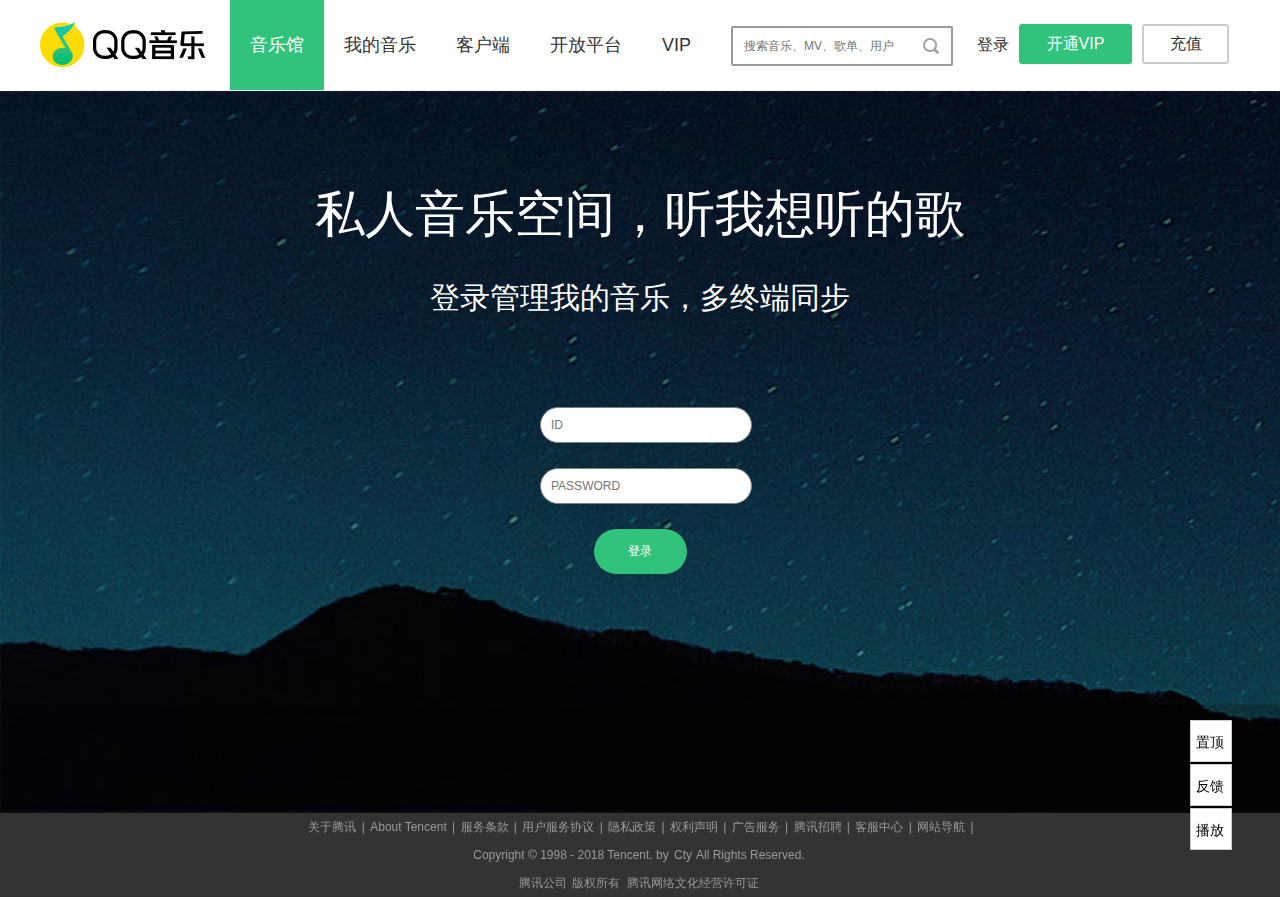
<file: index.html>
<!DOCTYPE html>
<html lang="en">
<head>
    <meta charset="UTF-8">
    <meta http-equiv="X-UA-Compatible" content="IE=edge">
    <meta name="viewport" content="width=device-width, initial-scale=1.0">
    <title>Login</title>
    <link rel="stylesheet" href="css/Home_page.css">
    <link rel="short icon" href="images/QQm.jpg">
    <style>
        a, p {
            font-family: 'Roboto Condensed', sans-serif;
        }
        .content {
            background-image: url(../images/bg_profile.bd497b5a.jpg);
            background-size: cover;
            width: 100%;
            height: 722px;
            margin: 0 auto;
        }
        .back {
            display: block;
            height: 130px;
            width: 200px;
            margin-top: 70px;
            background-color:rgba(fff,0,0,0.5);
            text-align: center;
        }
        input{
            border: 1px solid #808080;
            font-size: 12px;
            text-transform: uppercase;
        }
        input[id="id"],input[id="psw"] {
            margin-bottom: 25px;
            width: 100%;
            border-radius: 20px;
            padding: 10px 0;
            padding-left: 10px;
        }
        input[type="button"] {
            background-color: #31c27c;
            border: none;
            color: #fff;
            height: 45px;
            width: 100%;
            max-width: 93px;
            border-radius: 50px;
            text-align: center;
        }
        #slogen1{
            text-align: center;
            width: 100%;
            color: white;
            font-family: "微软雅黑";
            font-weight: lighter;
            font-size: 50px;
        }
        #slogen2{
            text-align: center;
            color: white;
            margin-top: 30px;
            font-family: "微软雅黑";
            font-weight: lighter;
            font-size: 30px;
        }
    </style>
    <script type="text/javascript">
        function sub() {
            var num1 = document.getElementById("id").value;
            var num2 = document.getElementById("psw").value;
            if(num1!=""&&num2!=""){
                window.location="Home_Page.html";
            }
            else{
                alert("输入的ID或密码为空，请重新输入！");
            }
        }
        function Please_Login(){
            alert("登录即可享受私人音乐空间！");
        }
    </script>
</head>
<body>
    <div class="Home_wrap">
    <!------------------------------- 头部导航栏 ------------------------------------>
        <div class="header">
            <div class="nav_inner">
                <div class="nav_top">
                    <h1 class="logo">
                        <a href="#"><img src="images/logo.png" alt="" /></a>
                    </h1>
                    <ul class="top_nav_item">
                        <li><a href="#" class="current" title ="音乐馆">音乐馆</a></li>
                        <li><a title="我的音乐" onclick="Please_Login()">我的音乐</a></li>
                        <li><a href="https://y.qq.com/download/index.html" target="_blank" title="客户端">客户端</a></li>
                        <li><a href="https://y.qq.com/artists" target="_blank" title="开放平台">开放平台</a></li>
                        <li><a href="https://y.qq.com/portal/vipportal/index.html" target="_blank" title="VIP">VIP</a></li>
                    </ul>
                    <div class="search">
                        <div class="search_input">
                            <input type="text" placeholder="搜索音乐、MV、歌单、用户" />
                            <a onclick="Please_Login()">
                                <img class="find" src="./images/search.png" alt="搜索">
                            </a>
                        </div>
                        <i></i>
                    </div>
                    <div class="header_buttons">
                        <div class="sumbit"><a href="#">登录</a></div>
                        <div class="start"><a onclick="Please_Login()">开通VIP</a></div>
                        <div class="pay"><a onclick="Please_Login()">充值</a></div>
                    </div>
                </div>
            </div>
        </div>
    <!------------------------------- 主体内容 ---------------------------------------->
        <div class="content">
            <br><br><br><br><br>
            <div id="slogen1"><p>私人音乐空间，听我想听的歌</p></div>
            <div id="slogen2"><p>登录管理我的音乐，多终端同步</p></div>
            <br>
            <div class="back">
                <form>
                    <input id="id" type="text" placeholder="ID" value="">
                    <input id="psw" type="password" placeholder="Password" value="">
                    <input type="button" value="登录" onclick="sub()">
                </form>
            </div>
        </div>
    <!-- -------------------------------- 尾部 ----------------------------------------->
        <div class="footer">
            <div class="nav_inner">
                <div class="footer_copyright">
                    <p>
                        <a href="#">关于腾讯</a> |
                        <a href="#">About Tencent</a> |
                        <a href="#">服务条款</a> |
                        <a href="#">用户服务协议</a> |
                        <a href="#">隐私政策</a> |
                        <a href="#">权利声明</a> |
                        <a href="#">广告服务</a> |
                        <a href="#">腾讯招聘</a> |
                        <a href="#">客服中心</a> |
                        <a href="#">网站导航</a> |
                    </p>
                    <p>Copyright © 1998 - 2018 Tencent. by <a href="#">Cty</a><a href="#">All Rights Reserved.</a></p>
                    <p>腾讯公司 
                        <a href="#">版权所有</a>
                        <a href="#">腾讯网络文化经营许可证</a>
                    </p>
                </div>
            </div>
        </div>
    <!----------------------------------- 右侧反馈条 ---------------------------------------->
        <div class="feedback">
            <a href="#" class="up"><span>置顶</span></a>
            <a href="#" class="information"><span>反馈</span></a>
            <a href="#" class="down"><span>播放</span></a>
        </div>
    </div>
</body>
</html>
</file>
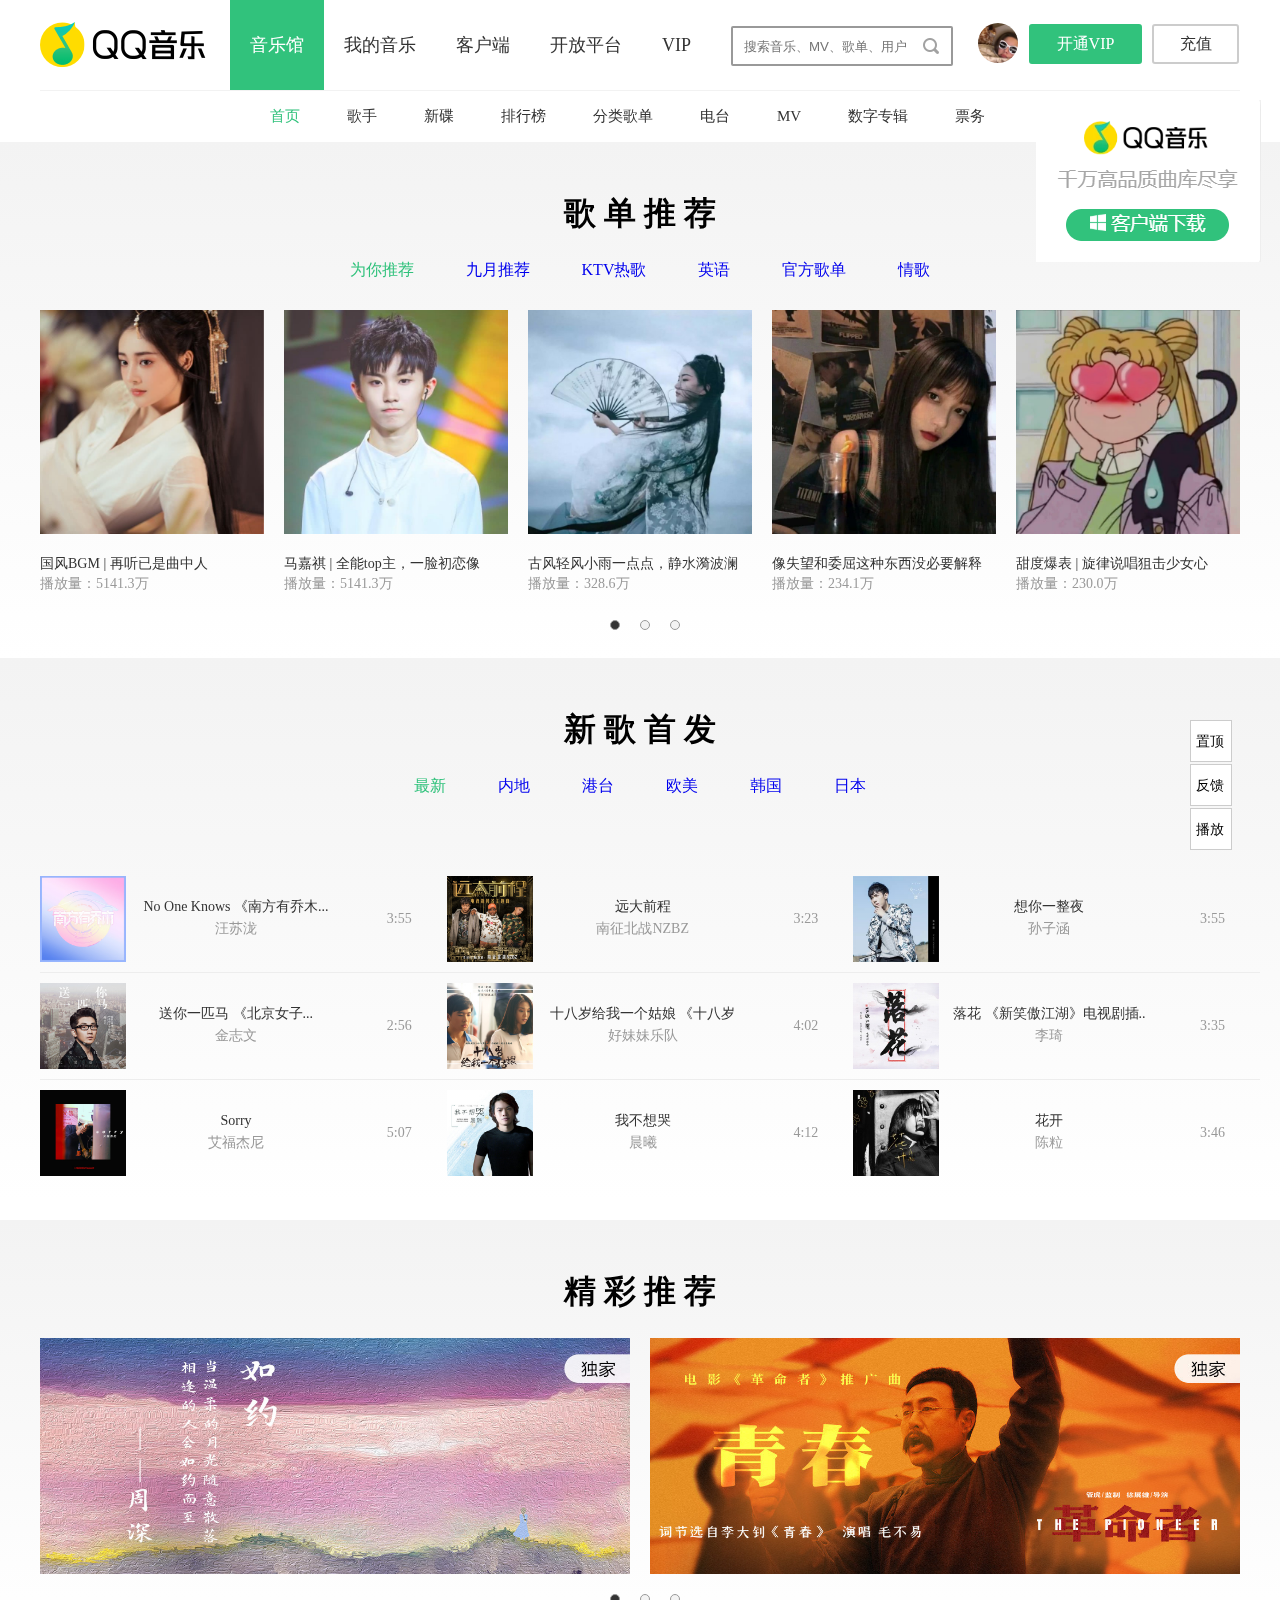
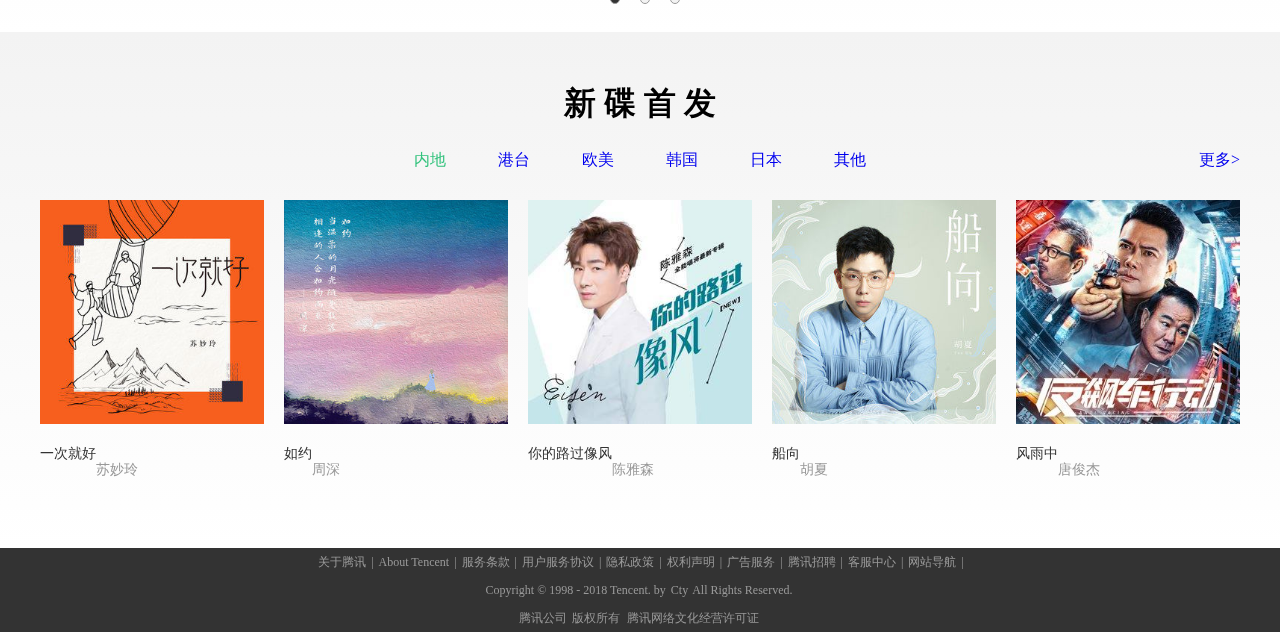
<file: Home_Page.html>
<!DOCTYPE html>
<html lang="en">
<head>
    <meta charset="UTF-8">
    <meta http-equiv="X-UA-Compatible" content="IE=edge">
    <meta http-equiv="Content-Language" content="zh-cn">
    <meta name="viewport" content="width=device-width, initial-scale=1.0">
    <meta name="theme-color" content="#31c27c">
    <link rel="short icon" href="images/QQm.jpg"><!-- 网页图标 -->
    <link rel="stylesheet" href="css/Home_page.css">
    <title>QQ音乐-音乐馆</title>
    <script type="text/javascript" src="js/Home_page.js"></script>
    <script type="text/javascript" src="js/Event_recomment_lbt.js"></script>
    <script type="text/javascript" src="js/Hot_song_list_lbt.js"></script>
</head>
<body>
    <div class="Home_wrap">
    <!------------------------------------ 导航栏 ------------------------------------->
        <div class="header">
            <div class="nav_inner">
                <div class="nav_top">
                    <h1 class="logo">
                        <a href="#"><img src="images/logo.png" alt="" /></a>
                    </h1>
                    <ul class="top_nav_item">
                        <li><a href="#" class="current" title ="音乐馆">音乐馆</a></li>
                        <li><a href="Personal_Page.html" title="我的音乐">我的音乐</a></li>
                        <li><a href="https://y.qq.com/download/index.html" target="_blank" title="客户端">客户端</a></li>
                        <li><a href="https://y.qq.com/artists" target="_blank" title="开放平台">开放平台</a></li>
                        <li><a href="https://y.qq.com/portal/vipportal/index.html" target="_blank" title="VIP">VIP</a></li>
                    </ul>
                    <div class="search">
                        <div class="search_input">
                            <input type="text" id="search_txt" placeholder="搜索音乐、MV、歌单、用户" />
                            <a onclick="Search()">
                                <img class="find" src="./images/search.png" alt="搜索">
                            </a>
                        </div>
                        <i></i>
                    </div>
                    <div class="header_buttons">
                        <div class="sumbit">
                            <a href="Personal_Page.html"><img src="images/touxiang.jpg" alt=""></a>
                        </div>
                        <div class="start"><a href="#">开通VIP</a></div>
                        <div class="pay"><a href="#">充值</a></div>
                    </div>
                </div>
                <ul class="nav_bottom">
                    <li> <a class="current" href="#">首页</a> </li>
                    <li> <a href="https://y.qq.com/n/ryqq/singer_list">歌手</a> </li>
                    <li> <a href="https://y.qq.com/n/ryqq/album">新碟</a> </li>
                    <li> <a href="https://y.qq.com/n/ryqq/toplist/4">排行榜</a> </li>
                    <li> <a href="https://y.qq.com/n/ryqq/category">分类歌单</a> </li>
                    <li> <a href="https://y.qq.com/portal/radio.html" target="_blank">电台</a> </li>
                    <li> <a href="https://y.qq.com/n/ryqq/mvList">MV</a> </li>
                    <li> <a href="https://y.qq.com/n/ryqq/album_mall">数字专辑</a> </li>
                    <li> <a href="https://y.qq.com/portal/piao_wu.html" target="_blank">票务</a> </li>
                </ul>
            </div>
        </div>

    <!----------------------------------------- 歌单推荐 ------------------------------------->
        <div class="Hot_song_list">
            <div class="slide_action">
                <!-- 轮播图效果 -->
                <a href="javascript:;" id="Hot_song_list_prev" class="arrow prev">&lt;</a>
                <a href="javascript:;" id="Hot_song_list_next" class="arrow next">&gt;</a>
            </div>
            <div class="nav_inner">
                <div class="index_title"><!--索引标题-->
                    <h2>歌  单  推  荐</h2>
                </div>
                <div class="index_tab"><!--主索引的分支索引-->
                    <a href="#" class="current">为你推荐</a>
                    <a href="#">九月推荐</a>
                    <a href="#">KTV热歌</a>
                    <a href="#">英语</a>
                    <a href="#">官方歌单</a>
                    <a href="#">情歌</a>
                </div>
                <div class="Slide_inner" id="hot_song_list">
                    <!-----轮播图的内容  总5个块，其中真实块3个，2个用于虚假代理，下一个轮播图同理--------->
                    <div class="playlist" id="playlist" style="left: -1220px;">
                        <ul>
                            <!-- 3 -->
                            <li class="playlist_item">
                                <div class="playlist_item_box">
                                    <div class="playlist_cover">
                                        <a href="https://y.qq.com/n/ryqq/playlist/7713574197"> <img src="images/21.jpg" alt=""></a>
                                    </div>
                                    <span class="playlist_title">
                                        <a href="https://y.qq.com/n/ryqq/playlist/7713574197">国风BGM | 再听已是曲中人</a>
                                    </span>
                                    <div class="playlist_other">播放量：5141.3万</div>
                                </div>
                            </li>
                            <li class="playlist_item">
                                <div class="playlist_item_box">
                                    <div class="playlist_cover">
                                        <a href="https://y.qq.com/n/ryqq/playlist/7752154812"> <img src="images/22.jpg" alt=""></a>
                                    </div>
                                    <span class="playlist_title">
                                        <a href="https://y.qq.com/n/ryqq/playlist/7752154812">马嘉祺 | 全能top主，一脸初恋像</a>
                                    </span>
                                    <div class="playlist_other">播放量：5141.3万</div>
                                </div>
                            </li>
                            <li class="playlist_item">
                                <div class="playlist_item_box">
                                    <div class="playlist_cover">
                                        <a href="https://y.qq.com/n/ryqq/playlist/7309085056"> <img src="images/23.jpg" alt=""></a>
                                    </div>
                                    <span class="playlist_title">
                                        <a href="https://y.qq.com/n/ryqq/playlist/7309085056">古风轻风小雨一点点，静水漪波澜</a>
                                    </span>
                                    <div class="playlist_other">播放量：328.6万</div>
                                </div>
                            </li>
                            <li class="playlist_item">
                                <div class="playlist_item_box">
                                    <div class="playlist_cover">
                                        <a href="https://y.qq.com/n/ryqq/playlist/7669061189"> <img src="images/24.jpg" alt=""></a>
                                    </div>
                                    <span class="playlist_title">
                                        <a href="https://y.qq.com/n/ryqq/playlist/7669061189">像失望和委屈这种东西没必要解释</a>
                                    </span>
                                    <div class="playlist_other">播放量：234.1万</div>
                                </div>
                            </li>
                            <li class="playlist_item">
                                <div class="playlist_item_box">
                                    <div class="playlist_cover">
                                        <a href="https://y.qq.com/n/ryqq/playlist/7707261125"> <img src="images/25.jpg" alt=""></a>
                                    </div>
                                    <span class="playlist_title">
                                        <a href="https://y.qq.com/n/ryqq/playlist/7707261125">甜度爆表 | 旋律说唱狙击少女心</a>
                                    </span>
                                    <div class="playlist_other">播放量：230.0万</div>
                                </div>
                            </li>

                            <!-- 1 -->
                            <li class="playlist_item">
                                <div class="playlist_item_box">
                                    <div class="playlist_cover">
                                        <a href="https://y.qq.com/n/ryqq/playlist/7713574197"> <img src="images/11.jpg" alt=""></a>
                                    </div>
                                    <span class="playlist_title">
                                        <a href="https://y.qq.com/n/ryqq/playlist/7713574197">国风BGM | 再听已是曲中人</a>
                                    </span>
                                    <div class="playlist_other">播放量：5141.3万</div>
                                </div>
                            </li>
                            <li class="playlist_item">
                                <div class="playlist_item_box">
                                    <div class="playlist_cover">
                                        <a href="https://y.qq.com/n/ryqq/playlist/7752154812"> <img src="images/12.jpg" alt=""></a>
                                    </div>
                                    <span class="playlist_title">
                                        <a href="https://y.qq.com/n/ryqq/playlist/7752154812">马嘉祺 | 全能top主，一脸初恋像</a>
                                    </span>
                                    <div class="playlist_other">播放量：5141.3万</div>
                                </div>
                            </li>
                            <li class="playlist_item">
                                <div class="playlist_item_box">
                                    <div class="playlist_cover">
                                        <a href="https://y.qq.com/n/ryqq/playlist/7309085056"> <img src="images/13.jpg" alt=""></a>
                                    </div>
                                    <span class="playlist_title">
                                        <a href="https://y.qq.com/n/ryqq/playlist/7309085056">古风轻风小雨一点点，静水漪波澜</a>
                                    </span>
                                    <div class="playlist_other">播放量：328.6万</div>
                                </div>
                            </li>
                            <li class="playlist_item">
                                <div class="playlist_item_box">
                                    <div class="playlist_cover">
                                        <a href="https://y.qq.com/n/ryqq/playlist/7669061189"> <img src="images/14.jpg" alt=""></a>
                                    </div>
                                    <span class="playlist_title">
                                        <a href="https://y.qq.com/n/ryqq/playlist/7669061189">像失望和委屈这种东西没必要解释</a>
                                    </span>
                                    <div class="playlist_other">播放量：234.1万</div>
                                </div>
                            </li>
                            <li class="playlist_item">
                                <div class="playlist_item_box">
                                    <div class="playlist_cover">
                                        <a href="https://y.qq.com/n/ryqq/playlist/7707261125"> <img src="images/15.jpg" alt=""></a>
                                    </div>
                                    <span class="playlist_title">
                                        <a href="https://y.qq.com/n/ryqq/playlist/7707261125">甜度爆表 | 旋律说唱狙击少女心</a>
                                    </span>
                                    <div class="playlist_other">播放量：230.0万</div>
                                </div>
                            </li>
                            
                            <!-- 2 -->
                            <li class="playlist_item">
                                <div class="playlist_item_box">
                                    <div class="playlist_cover">
                                        <a href="https://y.qq.com/n/ryqq/playlist/7713574197"> <img src="images/65.jpg" alt=""></a>
                                    </div>
                                    <span class="playlist_title">
                                        <a href="https://y.qq.com/n/ryqq/playlist/7713574197">国风BGM | 再听已是曲中人</a>
                                    </span>
                                    <div class="playlist_other">播放量：5141.3万</div>
                                </div>
                            </li>
                            <li class="playlist_item">
                                <div class="playlist_item_box">
                                    <div class="playlist_cover">
                                        <a href="https://y.qq.com/n/ryqq/playlist/7752154812"> <img src="images/66.jpg" alt=""></a>
                                    </div>
                                    <span class="playlist_title">
                                        <a href="https://y.qq.com/n/ryqq/playlist/7752154812">马嘉祺 | 全能top主，一脸初恋像</a>
                                    </span>
                                    <div class="playlist_other">播放量：5141.3万</div>
                                </div>
                            </li>
                            <li class="playlist_item">
                                <div class="playlist_item_box">
                                    <div class="playlist_cover">
                                        <a href="https://y.qq.com/n/ryqq/playlist/7309085056"> <img src="images/67.jpg" alt=""></a>
                                    </div>
                                    <span class="playlist_title">
                                        <a href="https://y.qq.com/n/ryqq/playlist/7309085056">古风轻风小雨一点点，静水漪波澜</a>
                                    </span>
                                    <div class="playlist_other">播放量：328.6万</div>
                                </div>
                            </li>
                            <li class="playlist_item">
                                <div class="playlist_item_box">
                                    <div class="playlist_cover">
                                        <a href="https://y.qq.com/n/ryqq/playlist/7669061189"> <img src="images/68.jpg" alt=""></a>
                                    </div>
                                    <span class="playlist_title">
                                        <a href="https://y.qq.com/n/ryqq/playlist/7669061189">像失望和委屈这种东西没必要解释</a>
                                    </span>
                                    <div class="playlist_other">播放量：234.1万</div>
                                </div>
                            </li>
                            <li class="playlist_item">
                                <div class="playlist_item_box">
                                    <div class="playlist_cover">
                                        <a href="https://y.qq.com/n/ryqq/playlist/7707261125"> <img src="images/69.jpg" alt=""></a>
                                    </div>
                                    <span class="playlist_title">
                                        <a href="https://y.qq.com/n/ryqq/playlist/7707261125">甜度爆表 | 旋律说唱狙击少女心</a>
                                    </span>
                                    <div class="playlist_other">播放量：230.0万</div>
                                </div>
                            </li>
                            
                            <!-- 3 -->
                            <li class="playlist_item">
                                <div class="playlist_item_box">
                                    <div class="playlist_cover">
                                        <a href="https://y.qq.com/n/ryqq/playlist/7713574197"> <img src="images/21.jpg" alt=""></a>
                                    </div>
                                    <span class="playlist_title">
                                        <a href="https://y.qq.com/n/ryqq/playlist/7713574197">国风BGM | 再听已是曲中人</a>
                                    </span>
                                    <div class="playlist_other">播放量：5141.3万</div>
                                </div>
                            </li>
                            <li class="playlist_item">
                                <div class="playlist_item_box">
                                    <div class="playlist_cover">
                                        <a href="https://y.qq.com/n/ryqq/playlist/7752154812"> <img src="images/22.jpg" alt=""></a>
                                    </div>
                                    <span class="playlist_title">
                                        <a href="https://y.qq.com/n/ryqq/playlist/7752154812">马嘉祺 | 全能top主，一脸初恋像</a>
                                    </span>
                                    <div class="playlist_other">播放量：5141.3万</div>
                                </div>
                            </li>
                            <li class="playlist_item">
                                <div class="playlist_item_box">
                                    <div class="playlist_cover">
                                        <a href="https://y.qq.com/n/ryqq/playlist/7309085056"> <img src="images/23.jpg" alt=""></a>
                                    </div>
                                    <span class="playlist_title">
                                        <a href="https://y.qq.com/n/ryqq/playlist/7309085056">古风轻风小雨一点点，静水漪波澜</a>
                                    </span>
                                    <div class="playlist_other">播放量：328.6万</div>
                                </div>
                            </li>
                            <li class="playlist_item">
                                <div class="playlist_item_box">
                                    <div class="playlist_cover">
                                        <a href="https://y.qq.com/n/ryqq/playlist/7669061189"> <img src="images/24.jpg" alt=""></a>
                                    </div>
                                    <span class="playlist_title">
                                        <a href="https://y.qq.com/n/ryqq/playlist/7669061189">像失望和委屈这种东西没必要解释</a>
                                    </span>
                                    <div class="playlist_other">播放量：234.1万</div>
                                </div>
                            </li>
                            <li class="playlist_item">
                                <div class="playlist_item_box">
                                    <div class="playlist_cover">
                                        <a href="https://y.qq.com/n/ryqq/playlist/7707261125"> <img src="images/25.jpg" alt=""></a>
                                    </div>
                                    <span class="playlist_title">
                                        <a href="https://y.qq.com/n/ryqq/playlist/7707261125">甜度爆表 | 旋律说唱狙击少女心</a>
                                    </span>
                                    <div class="playlist_other">播放量：230.0万</div>
                                </div>
                            </li>
                            
                            <!-- 1 -->
                            <li class="playlist_item">
                                <div class="playlist_item_box">
                                    <div class="playlist_cover">
                                        <a href="https://y.qq.com/n/ryqq/playlist/7713574197"> <img src="images/11.jpg" alt=""></a>
                                    </div>
                                    <span class="playlist_title">
                                        <a href="https://y.qq.com/n/ryqq/playlist/7713574197">国风BGM | 再听已是曲中人</a>
                                    </span>
                                    <div class="playlist_other">播放量：5141.3万</div>
                                </div>
                            </li>
                            <li class="playlist_item">
                                <div class="playlist_item_box">
                                    <div class="playlist_cover">
                                        <a href="https://y.qq.com/n/ryqq/playlist/7752154812"> <img src="images/12.jpg" alt=""></a>
                                    </div>
                                    <span class="playlist_title">
                                        <a href="https://y.qq.com/n/ryqq/playlist/7752154812">马嘉祺 | 全能top主，一脸初恋像</a>
                                    </span>
                                    <div class="playlist_other">播放量：5141.3万</div>
                                </div>
                            </li>
                            <li class="playlist_item">
                                <div class="playlist_item_box">
                                    <div class="playlist_cover">
                                        <a href="https://y.qq.com/n/ryqq/playlist/7309085056"> <img src="images/13.jpg" alt=""></a>
                                    </div>
                                    <span class="playlist_title">
                                        <a href="https://y.qq.com/n/ryqq/playlist/7309085056">古风轻风小雨一点点，静水漪波澜</a>
                                    </span>
                                    <div class="playlist_other">播放量：328.6万</div>
                                </div>
                            </li>
                            <li class="playlist_item">
                                <div class="playlist_item_box">
                                    <div class="playlist_cover">
                                        <a href="https://y.qq.com/n/ryqq/playlist/7669061189"> <img src="images/14.jpg" alt=""></a>
                                    </div>
                                    <span class="playlist_title">
                                        <a href="https://y.qq.com/n/ryqq/playlist/7669061189">像失望和委屈这种东西没必要解释</a>
                                    </span>
                                    <div class="playlist_other">播放量：234.1万</div>
                                </div>
                            </li>
                            <li class="playlist_item">
                                <div class="playlist_item_box">
                                    <div class="playlist_cover">
                                        <a href="https://y.qq.com/n/ryqq/playlist/7707261125"> <img src="images/15.jpg" alt=""></a>
                                    </div>
                                    <span class="playlist_title">
                                        <a href="https://y.qq.com/n/ryqq/playlist/7707261125">甜度爆表 | 旋律说唱狙击少女心</a>
                                    </span>
                                    <div class="playlist_other">播放量：230.0万</div>
                                </div>
                            </li>
                        </ul>
                    </div>

                    <!--------------轮播的小圆点------------------>
                    <div class="slide_switch">
                        <div class="buttons" id="Hot_song_list_buttons">
                            <span index="1" class="on"></span>
                            <span index="2"></span>
                            <span index="3"></span>
                        </div>
                    </div>
                </div>
            </div>
        </div>
    <!------------------------------------ 新歌首发 -------------------------------------->
        <div class="New_song">
            <div class="nav_inner">
                <div class="index_title"><!--索引标题-->
                    <h2>新  歌  首  发</h2>
                </div>
                <div class="index_tab"><!--主索引的分支索引-->
                    <a href="#" class="current">最新</a>
                    <a href="#">内地</a>
                    <a href="#">港台</a>
                    <a href="#">欧美</a>
                    <a href="#">韩国</a>
                    <a href="#">日本</a>
                </div>
                <div class="newsongs"><!--内容-->
					<ul>
						<li class="firstline">
							<img src="images/41.jpg" title ="No One Knows" class="newsongs_pics"/>
							<a href="https://y.qq.com/n/ryqq/songDetail/0013GXYL2JIgoP" title="No One Knows 《南方有乔木》电视剧插曲" class="current">No One Knows 《南方有乔木...</a>
							<a href="https://y.qq.com/n/ryqq/singer/001z2JmX09LLgL" class="songer" title="汪苏泷">汪苏泷</a>
							<span>3:55</span>
							<i class="mask2"></i>
							<i class="cover_icon_play2"></i>
						</li>
						<li class="firstline">
							<img src="images/42.jpg" title ="远大前程" class="newsongs_pics"/>
							<a href="https://y.qq.com/n/ryqq/songDetail/0001ytd137SgJU" title="远大前程">远大前程</a>
							<a href="https://y.qq.com/n/ryqq/singer/003ZQQb64D5317" class="songer" title="南征北战NZBZ">南征北战NZBZ</a>
							<span>3:23</span>
							<i class="mask2"></i>
							<i class="cover_icon_play2"></i>
						</li>
						<li class="firstline">
							<img src="images/43.jpg" title ="想你一整夜" class="newsongs_pics"/>
							<a href="https://y.qq.com/n/ryqq/songDetail/003F8tcQ4Ofsqo" title="想你的一夜">想你一整夜</a>
							<a href="https://y.qq.com/n/ryqq/singer/001oXbjs29oPul" class="songer" title="孙子涵">孙子涵</a>
							<span>3:55</span>
							<i class="mask2"></i>
							<i class="cover_icon_play2"></i>
						</li>
						<li>
							<img src="images/44.jpg" title ="《北京女子图鉴》网络剧主题曲" class="newsongs_pics"/>
							<a href="https://y.qq.com/n/ryqq/songDetail/0036pWHz2Qr8ru" title="《北京女子图鉴》网络剧主题曲">送你一匹马 《北京女子...</a>
							<a href="https://y.qq.com/n/ryqq/singer/004YXxql1sSr2o" class="songer" title="金志文">金志文</a>
							<span>2:56</span>
							<i class="mask2"></i>
							<i class="cover_icon_play2"></i>
						</li>
						<li>
							<img src="images/45.jpg" title ="十八岁给我一个姑娘" class="newsongs_pics"/>
							<a href="https://y.qq.com/n/ryqq/songDetail/003zmn7K0Dy9Jp" title="十八岁给我一个姑娘">十八岁给我一个姑娘 《十八岁</a>
							<a href="https://y.qq.com/n/ryqq/singer/002Ua1Ph1SH8iF" class="songer" title="好妹妹乐队">好妹妹乐队</a>
							<span>4:02</span>
							<i class="mask2"></i>
							<i class="cover_icon_play2"></i>
						</li>
						<li>
							<img src="images/46.jpg" title ="《新笑傲江湖》电视剧插曲" class="newsongs_pics"/>
							<a href="https://y.qq.com/n/ryqq/songDetail/001ojWCd3KHdg8" title="《新笑傲江湖》电视剧插曲">落花 《新笑傲江湖》电视剧插..</a>
							<a href="https://y.qq.com/n/ryqq/singer/000itww408VVeN" class="songer" title="李琦">李琦</a>
							<span>3:35</span>
							<i class="mask2"></i>
							<i class="cover_icon_play2"></i>
						</li>
						<li>
							<img src="images/47.jpg" title ="Sorry" class="newsongs_pics"/>
							<a href="https://y.qq.com/n/ryqq/songDetail/001XsNII0TalFk" title="Sorry">Sorry</a>
							<a href="https://y.qq.com/n/ryqq/singer/0027W3Jw0PYnHt" class="songer" title="艾福杰尼">艾福杰尼</a>
							<span>5:07</span>
							<i class="mask2"></i>
							<i class="cover_icon_play2"></i>
						</li>
						<li>
							<img src="images/48.jpg" title ="我不想哭" class="newsongs_pics"/>
							<a href="https://y.qq.com/n/ryqq/songDetail/002aN9Op0Cv0bD" title="我不想哭">我不想哭</a>
							<a href="https://y.qq.com/n/ryqq/singer/001VlV0o2H1tTZ" class="songer" title="晨曦">晨曦</a>
							<span>4:12</span>
							<i class="mask2"></i>
							<i class="cover_icon_play2"></i>
						</li>
						<li>
							<img src="images/49.jpg" title ="花开" class="newsongs_pics"/>
							<a href="https://y.qq.com/n/ryqq/songDetail/004V4BG50CoKhG" title="花开">花开</a>
							<a href="https://y.qq.com/n/ryqq/singer/004WgCsE3KBddt" class="songer" title="陈粒">陈粒</a>
							<span>3:46</span>
							<i class="mask2"></i>
							<i class="cover_icon_play2"></i>
						</li>
					</ul>
                </div>
            </div>
        </div>

    <!---------------------------------------- 精彩推荐 ----------------------------------------->
        <div class="Event_recomment">
            <div class="slide_action">
                <!-------- 轮播图效果 --------->
                <a href="javascript:;" id="Event_prev" class="arrow prev">&lt;</a>
                <a href="javascript:;" id="Event_next" class="arrow next">&gt;</a>
            </div>
            <div class="nav_inner">
                <div class="index_title"><!--索引标题-->
                    <h2>精  彩  推  荐</h2>
                </div>
                <div class="Slide_inner" id="event_recomment">
                    <div class="eventlist" id="eventlist" style="left: -1220px;">
                        <ul>
                            <li class="eventlist_item">
                                <a class="eventlist_link" href="https://y.qq.com/n/ryqq/albumDetail/002Fx2px1EwJCq" target="_blank">
                                    <img src="images/55.jpg" alt="">
                                </a>
                            </li>
                            <li class="eventlist_item">
                                <a class="eventlist_link" href="https://y.qq.com/n/ryqq/albumDetail/004cjZfz3AxM5c" target="_blank">
                                    <img src="images/56.jpg" alt="">
                                </a>
                            </li>
                            <li class="eventlist_item">
                                <a class="eventlist_link" href="https://y.qq.com/n/ryqq/albumDetail/003ALsJ50i4hxA#" target="_blank">
                                    <img src="images/51.jpg" alt="">
                                </a>
                            </li>
                            <li class="eventlist_item">
                                <a class="eventlist_link" href="https://y.qq.com/n/ryqq/albumDetail/000HaIsE0yJaos#" target="_blank">
                                    <img src="images/52.jpg" alt="">
                                </a>
                            </li>
                            <li class="eventlist_item">
                                <a class="eventlist_link" href="https://y.qq.com/n/ryqq/albumDetail/000gcymM0tert0" target="_blank">
                                    <img src="images/53.jpg" alt="">
                                </a>
                            </li>
                            <li class="eventlist_item">
                                <a class="eventlist_link" href="https://y.qq.com/n/ryqq/albumDetail/001kLgcd21D6wI" target="_blank">
                                    <img src="images/54.jpg" alt="">
                                </a>
                            </li>
                            <li class="eventlist_item">
                                <a class="eventlist_link" href="https://y.qq.com/n/ryqq/albumDetail/002Fx2px1EwJCq" target="_blank">
                                    <img src="images/55.jpg" alt="">
                                </a>
                            </li>
                            <li class="eventlist_item">
                                <a class="eventlist_link" href="https://y.qq.com/n/ryqq/albumDetail/004cjZfz3AxM5c" target="_blank">
                                    <img src="images/56.jpg" alt="">
                                </a>
                            </li>
                            <li class="eventlist_item">
                                <a class="eventlist_link" href="https://y.qq.com/n/ryqq/albumDetail/003ALsJ50i4hxA#" target="_blank">
                                    <img src="images/51.jpg" alt="">
                                </a>
                            </li>
                            <li class="eventlist_item">
                                <a class="eventlist_link" href="https://y.qq.com/n/ryqq/albumDetail/000HaIsE0yJaos#" target="_blank">
                                    <img src="images/52.jpg" alt="">
                                </a>
                            </li>
                        </ul>
                    </div>

                    <!--------------轮播的小圆点------------------>
                    <div class="slide_switch">
                        <div class="buttons" id="Event_buttons">
                            <span index="1" class="on"></span>
                            <span index="2"></span>
                            <span index="3"></span>
                        </div>
                    </div>
                </div>
            </div>
        </div>

    <!--------------------------------------- 新碟首发 ------------------------------------------>
        <div class="New_album">
            <div class="nav_inner">
                <div class="index_title"><!--索引标题-->
                    <h2>新  碟  首  发</h2>
                </div>
                <a class="index_more" href="https://y.qq.com/n/ryqq/album">更多> </a>
                <div class="index_tab"><!--主索引的分支索引-->
                    <a href="#" class="current">内地</a>
                    <a href="#">港台</a>
                    <a href="#">欧美</a>
                    <a href="#">韩国</a>
                    <a href="#">日本</a>
                    <a href="#">其他</a>
                </div>
                <div class="Slide_inner" id="new_album">
                    <div class="albumlist" id="albumlist"><!--内容-->
                        <ul>
                            <li class="albumlist_item">
                                <div class="albumlist_item_box">
                                    <div class="albumlist_cover">
                                        <a href="https://y.qq.com/n/ryqq/albumDetail/000I7NJB0ZwGcz"> <img src="images/60.jpg" alt=""></a>
                                    </div>
                                    <span class="albumlist_title">
                                        <a href="https://y.qq.com/n/ryqq/albumDetail/000I7NJB0ZwGcz">一次就好</a><br>
                                    </span>
                                    <div class="albumlist_other">苏妙玲</div>
                                </div>
                            </li>
                            <li class="albumlist_item">
                                <div class="albumlist_item_box">
                                    <div class="albumlist_cover">
                                        <a href="https://y.qq.com/n/ryqq/albumDetail/003ALsJ50i4hxA"> <img src="images/61.jpg" alt=""></a>
                                    </div>
                                    <span class="albumlist_title">
                                        <a href="https://y.qq.com/n/ryqq/albumDetail/003ALsJ50i4hxA">如约</a><br>
                                    </span>
                                    <div class="albumlist_other">周深</div>
                                </div>
                            </li>
                            <li class="albumlist_item">
                                <div class="albumlist_item_box">
                                    <div class="albumlist_cover">
                                        <a href="https://y.qq.com/n/ryqq/albumDetail/001OlSSr4A4SIb"> <img src="images/62.jpg" alt=""></a>
                                    </div>
                                    <span class="albumlist_title">
                                        <a href="https://y.qq.com/n/ryqq/albumDetail/001OlSSr4A4SIb">你的路过像风</a><br>
                                    </span>
                                    <div class="albumlist_other">陈雅森</div>
                                </div>
                            </li>
                            <li class="albumlist_item">
                                <div class="albumlist_item_box">
                                    <div class="albumlist_cover">
                                        <a href="https://y.qq.com/n/ryqq/albumDetail/004cjZfz3AxM5c"> <img src="images/63.jpg" alt=""></a>
                                    </div>
                                    <span class="albumlist_title">
                                        <a href="https://y.qq.com/n/ryqq/albumDetail/004cjZfz3AxM5c">船向</a><br>
                                    </span>
                                    <div class="albumlist_other">胡夏</div>
                                </div>
                            </li>
                            <li class="albumlist_item">
                                <div class="albumlist_item_box">
                                    <div class="albumlist_cover">
                                        <a href="https://y.qq.com/n/ryqq/albumDetail/002CMaVI3FyKti"> <img src="images/64.jpg" alt=""></a>
                                    </div>
                                    <span class="albumlist_title">
                                        <a href="https://y.qq.com/n/ryqq/albumDetail/002CMaVI3FyKti">风雨中</a><br>
                                    </span>
                                    <div class="albumlist_other">唐俊杰</div>
                                </div>
                            </li>
                        </ul>
                    </div>
                </div>
            </div>
        </div>

    <!--------------------------------------------- 尾部 --------------------------------------------------->
        <div class="footer">
            <div class="nav_inner">
                <div class="footer_copyright">
                    <p>
                        <a href="#">关于腾讯</a> |
                        <a href="#">About Tencent</a> |
                        <a href="#">服务条款</a> |
                        <a href="#">用户服务协议</a> |
                        <a href="#">隐私政策</a> |
                        <a href="#">权利声明</a> |
                        <a href="#">广告服务</a> |
                        <a href="#">腾讯招聘</a> |
                        <a href="#">客服中心</a> |
                        <a href="#">网站导航</a> |
                    </p>
                    <p>Copyright © 1998 - 2018 Tencent. by <a href="#">Cty</a><a href="#">All Rights Reserved.</a></p>
                    <p>腾讯公司 
                        <a href="#">版权所有</a>
                        <a href="#">腾讯网络文化经营许可证</a>
                    </p>
                </div>
            </div>
        </div>

    <!--------------------------------- 右侧反馈条 ------------------------------------>
        <div class="feedback">
            <a href="#" class="up"><span>置顶</span></a>
            <a href="#" class="information"><span>反馈</span></a>
            <a href="#" class="down"><span>播放</span></a>
        </div>

       <!--------------- 右侧客户端窗口  ------------------>
        <div class="khd_windows">
            <a href="https://y.qq.com/download/index.html" target="_blank"><img class="khd" src="images/khd.jpg" alt="客户端窗口"></a>
        </div>
    </div>
</body>
</html>
</file>
<file: css/Home_page.css>
*{
    margin: 0 auto;
}
/*----------------------------------导航栏-------------------------------------*/
.header{
    width: 100%;
    margin: 0 auto;
    text-align: center;
}
.nav_inner{
    width: 1200px;
    margin: 0 auto;
    z-index: 1;
    position: relative;
}
.nav_top{
    width: 1200px;
    height: 90px;
    border-bottom: 1px solid #F2F2F2;
}
.logo{
    float: left;
    width: 170px;
    height: 52px;
    padding-top: 22px;
}
.top_nav_item{
    float: left;
    overflow: hidden;
}
.top_nav_item{
    list-style: none;
    height: 90px;
    padding: 0 20px 0 20px;
}
.top_nav_item li{
    float: left;
}
.top_nav_item li a{
    display: block;
    padding: 0 20px;
    text-decoration: none;
    color: #333;
    font-size: 18px;
    line-height: 90px;
}
.top_nav_item li a:hover{
    color: #31c27c;
}
.top_nav_item li .current{/*音乐馆*/
    background-color: #31c27c;
    color: white;
}
.top_nav_item li .current:hover{
    color: white;
}
.search{
    width: 222px;
    height: 66px;
    float: left;
    overflow: hidden;
}
.search_input{
    width: 174px;
    height: 36px;
    padding-left: 11px;
    padding-right: 33px;
    margin-top: 26px;
    text-shadow: none;
    border: 2px solid #999;
    border-radius: 2px;
    font-size: 14px;
    position: relative;
}
.search_input input{
    border: 0px;
    padding: 0;
    margin: 0;
    width: 174px;
    height: 36px;
    vertical-align: middle;
}
.find{
    position: absolute;
    margin-top: 10px;
    margin-left: 5px;
}
.header_buttons{
    width: 263px;
    height: 90px;
    float: right;
}
.header_buttons a{
    text-decoration: none;
    font-size: 16px;
}
.header_buttons a:link{
    color: #333;
}
.header_buttons .sumbit{
    float: left;
    margin-top: 0px;
    line-height: 90px;
}
.header_buttons .sumbit a img{
    width: 40px;
    height: 40px;
    margin-top: 22px;
    border: 1px solid white;
    border-radius: 50%;
}
.header_buttons .start{
    float: left;
    width: 91px;
    height: 36px;
    line-height: 36px;
    text-align: center;
    padding: 0 9px;
    margin:24px 0px 0px 10px;
    border:2px solid #31c27c;
    background-color: #31c27c;
    border-radius: 3px;
}
.header_buttons .start a{
    color: white;
}
.header_buttons .start:hover{
    background-color: #31c27c;
}
.header_buttons .pay{
    float: left;
    width: 65px;
    height: 36px;
    border:2px solid #ccc;
    color: #333;
    padding: 0 9px;
    margin:24px 0px 0px 10px; 
    text-align: center;
    line-height: 36px;
    border-radius: 3px;
}
.header_buttons .pay a{
    color: #333;
}
.header_buttons .pay:hover{
    background-color: #ededed;
}
.nav_bottom{
    width: 1200px;
    height: 51px;
    padding-left:230px;
    list-style: none;
}
.nav_bottom li{
    float: left;
    margin-right: 47px;
    line-height: 50px;
    text-align: center;
}
.nav_bottom li a{
    text-decoration: none;
    color: #333;
    font-size: 15px;
}
.nav_bottom li .current{
    color: #31c27c;
}
.nav_bottom li a:hover{
    color: #31c27c;
}


/*-------------------------------歌单推荐-----------------------------*/
.Hot_song_list{
    width: 100%;
    margin: 0 auto;
    text-align: center;
    background-image: linear-gradient(#f3f3f3, white);
}
.index_title{
    padding: 50px 0 24px 0px;
}
.index_title h2{
    margin: 0 auto;
    display: block;
    font-size: 32px;
    font-weight: bold;
    font-style: normal;
}
.index_more{
    position: absolute;
    right: 0;
    top: auto;
    text-decoration: none;
}
.index_tab{height: 50px;}
.index_tab a{
    text-decoration: none;
    margin: 0 24px;
}
.index_tab a:hover{
    color: #31c27c;
}
.index_tab .current{
    color: #31c27c;
}
#hot_song_list{height: 348px;}
.playlist{
    width: 6100px;
    height: 300px;
    margin-bottom: 10px;
    position:absolute;
}
.playlist ul{
    list-style: none;
    padding: 0px;
}
.playlist ul li{
    position: relative;
    float: left;
    width: 244px;
    height: 310px;
    overflow: hidden;
}
.playlist ul li .playlist_item_box{
    width: 224px;
    margin-right: 20px;
}
.playlist ul li .playlist_item_box .playlist_cover{
    width: 224px;
    margin-bottom: 15px;
}
.playlist_cover a img{
    width: 224px;
    height: 224px;
}
.playlist_title{
    font-size: 100%;
    width: 224px;
}
.playlist_title a{
    float: left;
    max-width: 100%;
    font-size: 14px;
    font-weight: 400;
    overflow: hidden;
    text-overflow: ellipsis;/*显示省略符号来代表被修剪的文本。*/
    line-height: 22px;
    max-height: 44px;
    text-decoration: none;
}
.playlist_title a:link,a:visited{
    color: #333;
}
.playlist_other{
    float: left;
    color: #999;
    white-space: nowrap;
    overflow: hidden;
    text-overflow: ellipsis;
    height: 22px;
    font-size: 14px;
}

/*--------------------------------新歌首发------------------------------------*/
.New_song{
    width: 100%;
    margin: 0 auto;
    text-align: center;
    background-image: linear-gradient(#f3f3f3, white);   /*渐变色*/
}
.newsongs{
    width: 1220px;
    height: 334px;
    margin-bottom: 20px;
}
.newsongs ul{
    width: 1220px;
    height: 334px;
    list-style: none;
    margin-top: 40px;
    padding: 0;
}
.newsongs ul li{
    width: 33.333%;
    height: 86px;
    float: left;
    font-size: 14px;
    color: #333;
    position: relative;
    border-top: 1px solid #ededed;
    padding: 10px 0 10px 0;
}
.newsongs ul .firstline{
    border-top: none;
}
.newsongs ul li img{
    width: 86px;
    height: 86px;
    float: left;
}
.newsongs ul li a{
    display: block;
    width: 200px;
    line-height: 22px;
    float: left;
    padding: 20px 0 0 10px;
    text-decoration: none;
    color: #333;
}
.newsongs ul li .songer{
    color: #999;
    padding-top: 0px;
}
.newsongs ul li a:hover{
    color:#31c27c;
}

.newsongs ul li span{
    display: block;
    position: absolute;
    right: 35px;
    top: 45px;
    color: #999;
    font-family: "poppin";

}

/*---------------------------------------精彩推荐-----------------------------------------*/
.Event_recomment{
    width: 100%;
    margin: 0 auto;
    text-align: center;
    background-image: linear-gradient(#f3f3f3, white);
}
.Slide_inner{
    width: 1220px;
    overflow: hidden;/*用于隐藏超出的列表 */
    position: relative;
}
#event_recomment{
    height: 294px;
}
.eventlist{
    width: 6100px;
    height: 236px;
    margin-bottom: 10px;
    position: absolute;
}
.eventlist ul{
    list-style: none;
    height: 236px;
    padding: 0;
}
.eventlist ul .eventlist_item{
    width: 590px;
    height: 236px;
    padding-right: 20px;
    float: left;
}
.eventlist ul .eventlist_item a,.eventlist ul .eventlist_item img{
    width: 590px;
    height: 236px;
}


/*---------------------------------------新碟首发--------------------------------------*/
.New_album{
    width: 100%;
    margin: 0 auto;
    text-align: center;
    background-image: linear-gradient(#f3f3f3, white);
}

#new_album{height: 348px;}
.albumlist{
    width: 6100px;
    height: 300px;
    margin-bottom: 10px;
    position:absolute;
}
.albumlist ul{
    list-style: none;
    padding: 0px;
}
.albumlist ul li{
    position: relative;
    float: left;
    width: 244px;
    height: 310px;
    overflow: hidden;
}
.albumlist ul li .albumlist_item_box{
    width: 224px;
    margin-right: 20px;
}
.albumlist ul li .albumlist_item_box .albumlist_cover{
    width: 224px;
    margin-bottom: 15px;
}
.albumlist_cover a img{
    width: 224px;
    height: 224px;
}
.albumlist_title{
    font-size: 100%;
    width: 224px;
}
.albumlist_title a{
    float: left;
    max-width: 100%;
    font-size: 14px;
    font-weight: 400;
    overflow: hidden;
    text-overflow: ellipsis;/*显示省略符号来代表被修剪的文本。*/
    line-height: 22px;
    max-height: 44px;
    text-decoration: none;
}
.albumlist_title a:link,a:visited{
    color: #333;
}
.albumlist_other{
    float: left;
    color: #999;
    white-space: nowrap;
    overflow: hidden;
    text-overflow: ellipsis;
    height: 22px;
    font-size: 14px;
}

/*-------------------------------------------轮播图-------------------------------------------*/
.slide_switch{
    position: absolute;
    bottom: 0;;
    width: 100%;
    text-align: center;
    font-size: 0;
}
.slide_switch .buttons{
    width: 100px;
    height: 10px;
    padding-bottom: 28px;
}
.slide_switch .buttons span{
    cursor: pointer;
    float: left;
    border: 1px solid #999;
    width: 8px;
    height: 8px;
    border-radius: 12px;
    background-color: #f3f3f3;
    margin: 0px 10px;
    text-align: center;
}
.slide_switch .buttons .on{background-color: #333;}

.slide_action{
    position: relative;
    width: 100%;
    height: 100%;
    margin: 0 auto;
    z-index: 2;
    bottom: 0;
}
.arrow{
    cursor: pointer;/*手型鼠标，当鼠标移到这个控件的时候会变成手型鼠标*/
    display: none;
    position:absolute;
    top: 170px;
    text-align: center;
    line-height: 80px;
    font-size: 50px;
    font-weight: lighter;
    width: 80px;
    height: 80px;
    z-index: 2;
    background-color: rgba(0, 0, 0, .2);/*rgb颜色+透明度*/
    color: black;
    text-decoration: none;
}
.arrow:hover{background-color: rgba(0, 0, 0, .3);}
.Event_recomment:hover .arrow{display: block;}
.Hot_song_list:hover .arrow{display: block;}
.prev{left: 0px;}
.next{right: 0px;}


/*-----------------------------------------尾部-------------------------------------------*/
.footer{
    width: 100%;
    background-color: #333;
    font-family:  "poppin";
}
.footer .footer_copyright p{
    line-height: 28px;
    text-align: center;
    color: #999;
    font-size: 12px;
}
.footer .footer_copyright p a{
    text-decoration: none;
    color: #999;
    padding: 0 2px;

}
.footer .footer_copyright p a:hover{
    color: #31c27c;
}

/*--------------------------------------右侧反馈条-------------------------------------------*/
.feedback{
    width: 40px;
    height: 130px;
    position: fixed;
    bottom: 50px;
    right: 50px;
}
.feedback a{
    display: block;
    width: 40px;
    height: 40px;
    margin-bottom: 2px;
    border: 1px solid #ccc;
    text-decoration: none;
    color: black;
    font-size: 14px;
    background-color: #fff;
    transition: all 0.6s;
    filter: brightness(100%);
}
.feedback a:hover{
    background-color: #fff;
    color: #31c27c;
    filter: brightness(90%);
}
.feedback a span{
    display: block;
    width: 18px;
    height: 10px;
    margin: 15px 10px 0 10px;
    background-image: url(images/up.png);
    background-repeat: no-repeat;
    width: 30px;
    line-height: 22px;
    background-image: none;
    margin:10px 10px 10px 5px;
}

/*----------------------------------右侧客户端窗口-----------------------------------*/
.khd_windows {
	width: 144px;
	height: 96px;
	top:100px;
	background-color: #f3f3f3;
    /*display:block;*/
    position:fixed;
    right:100px;
}
</file>
